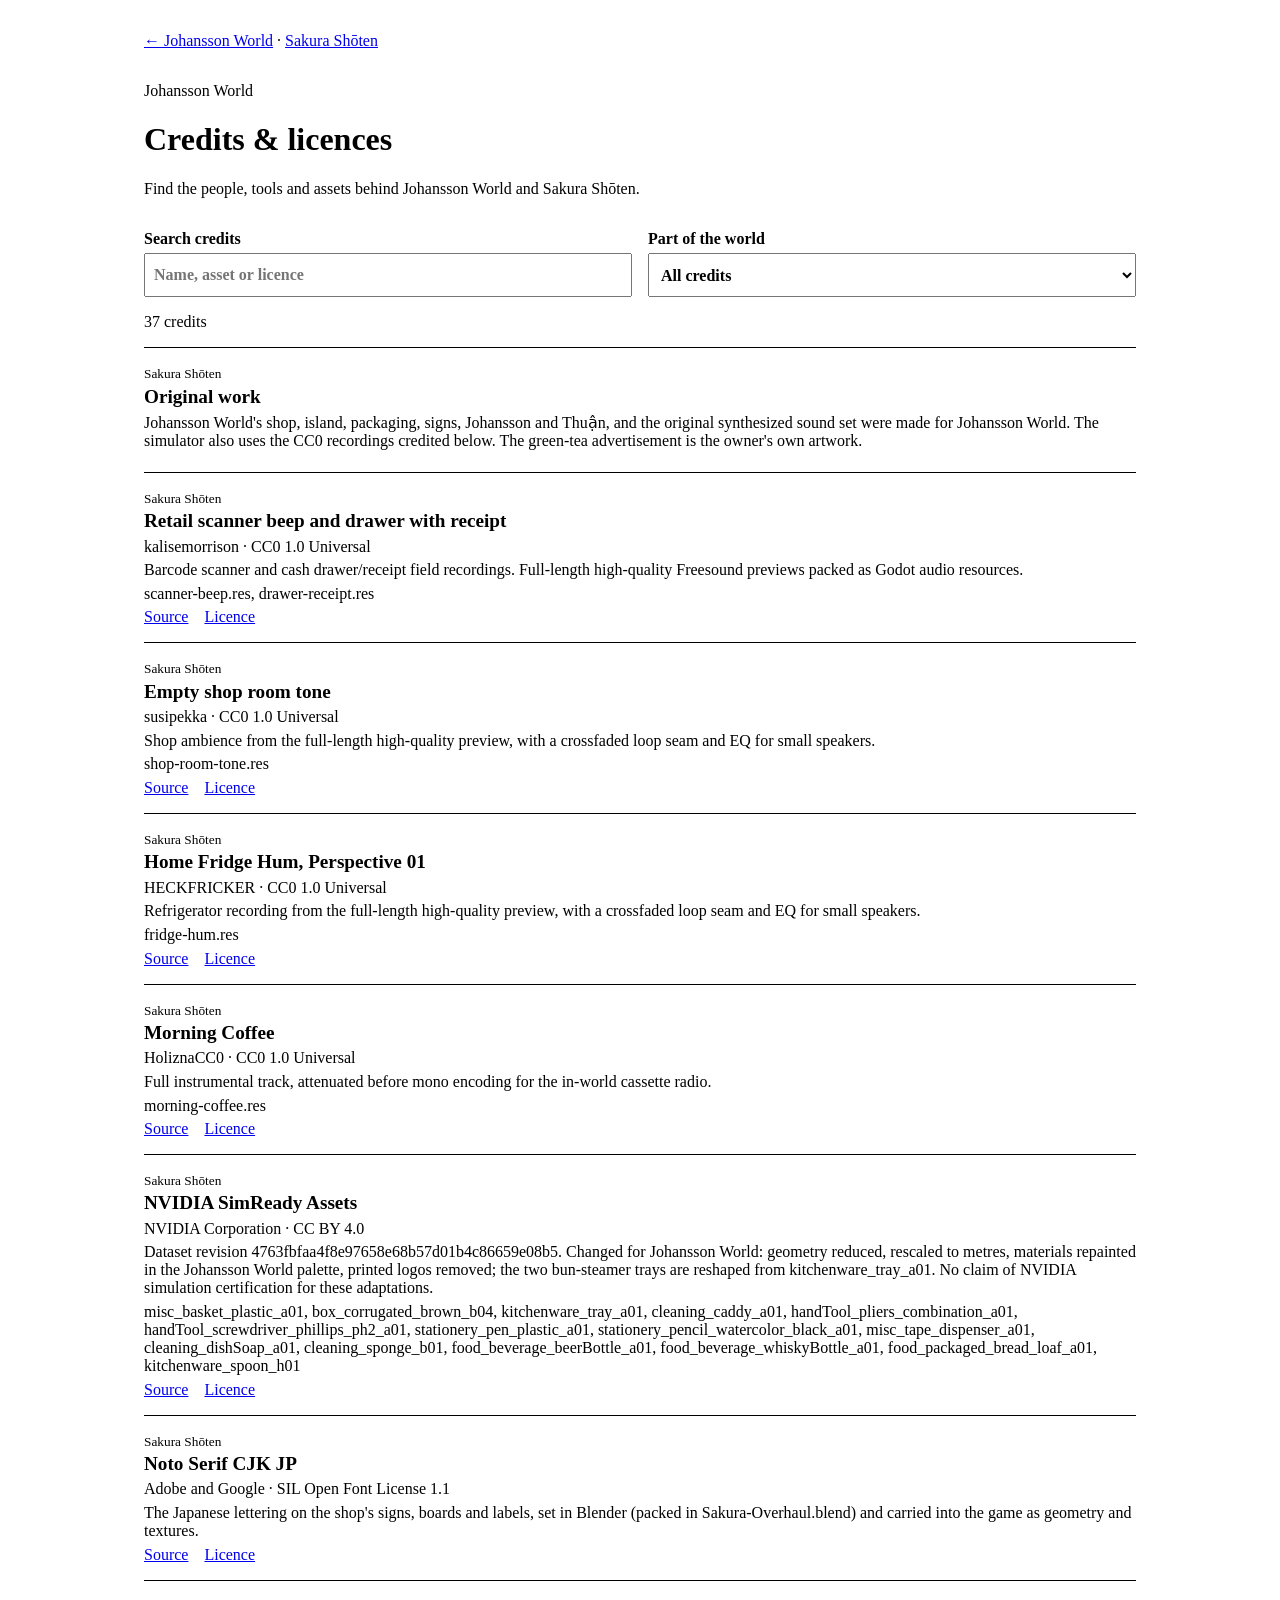
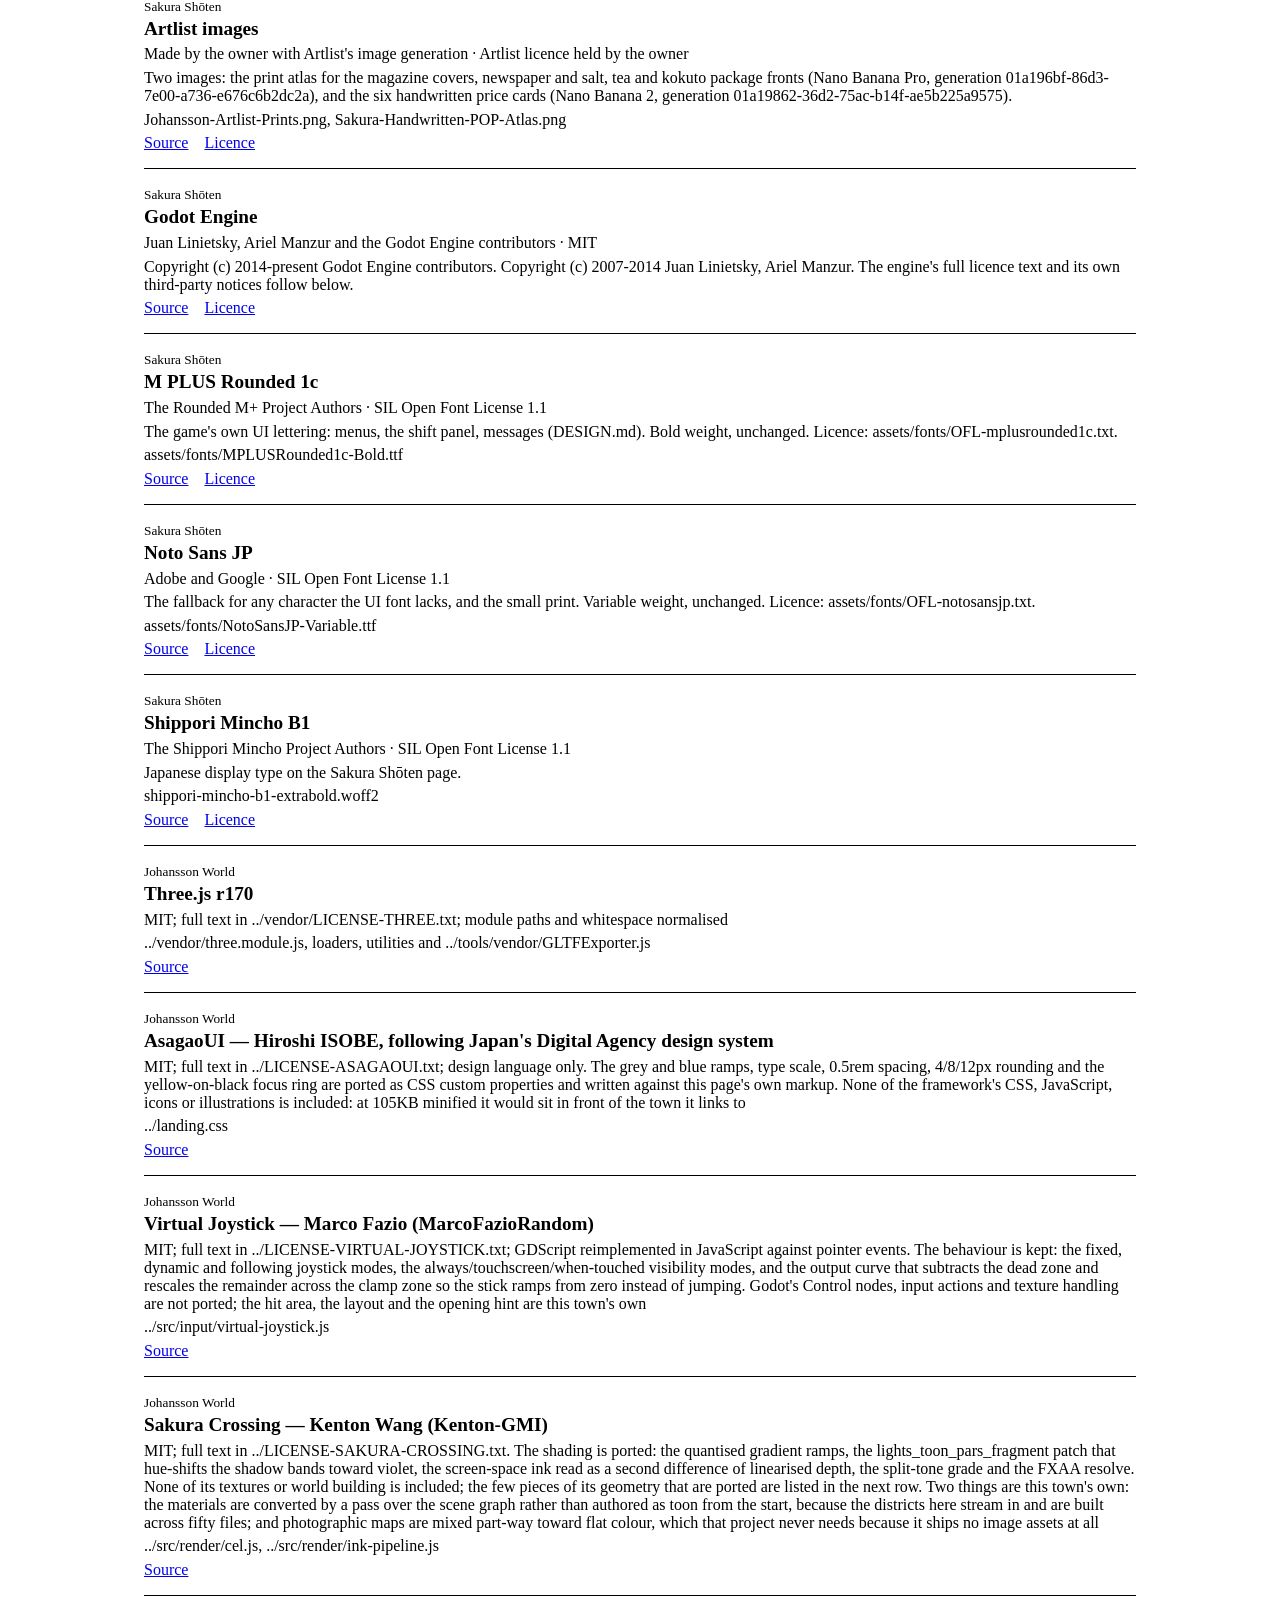
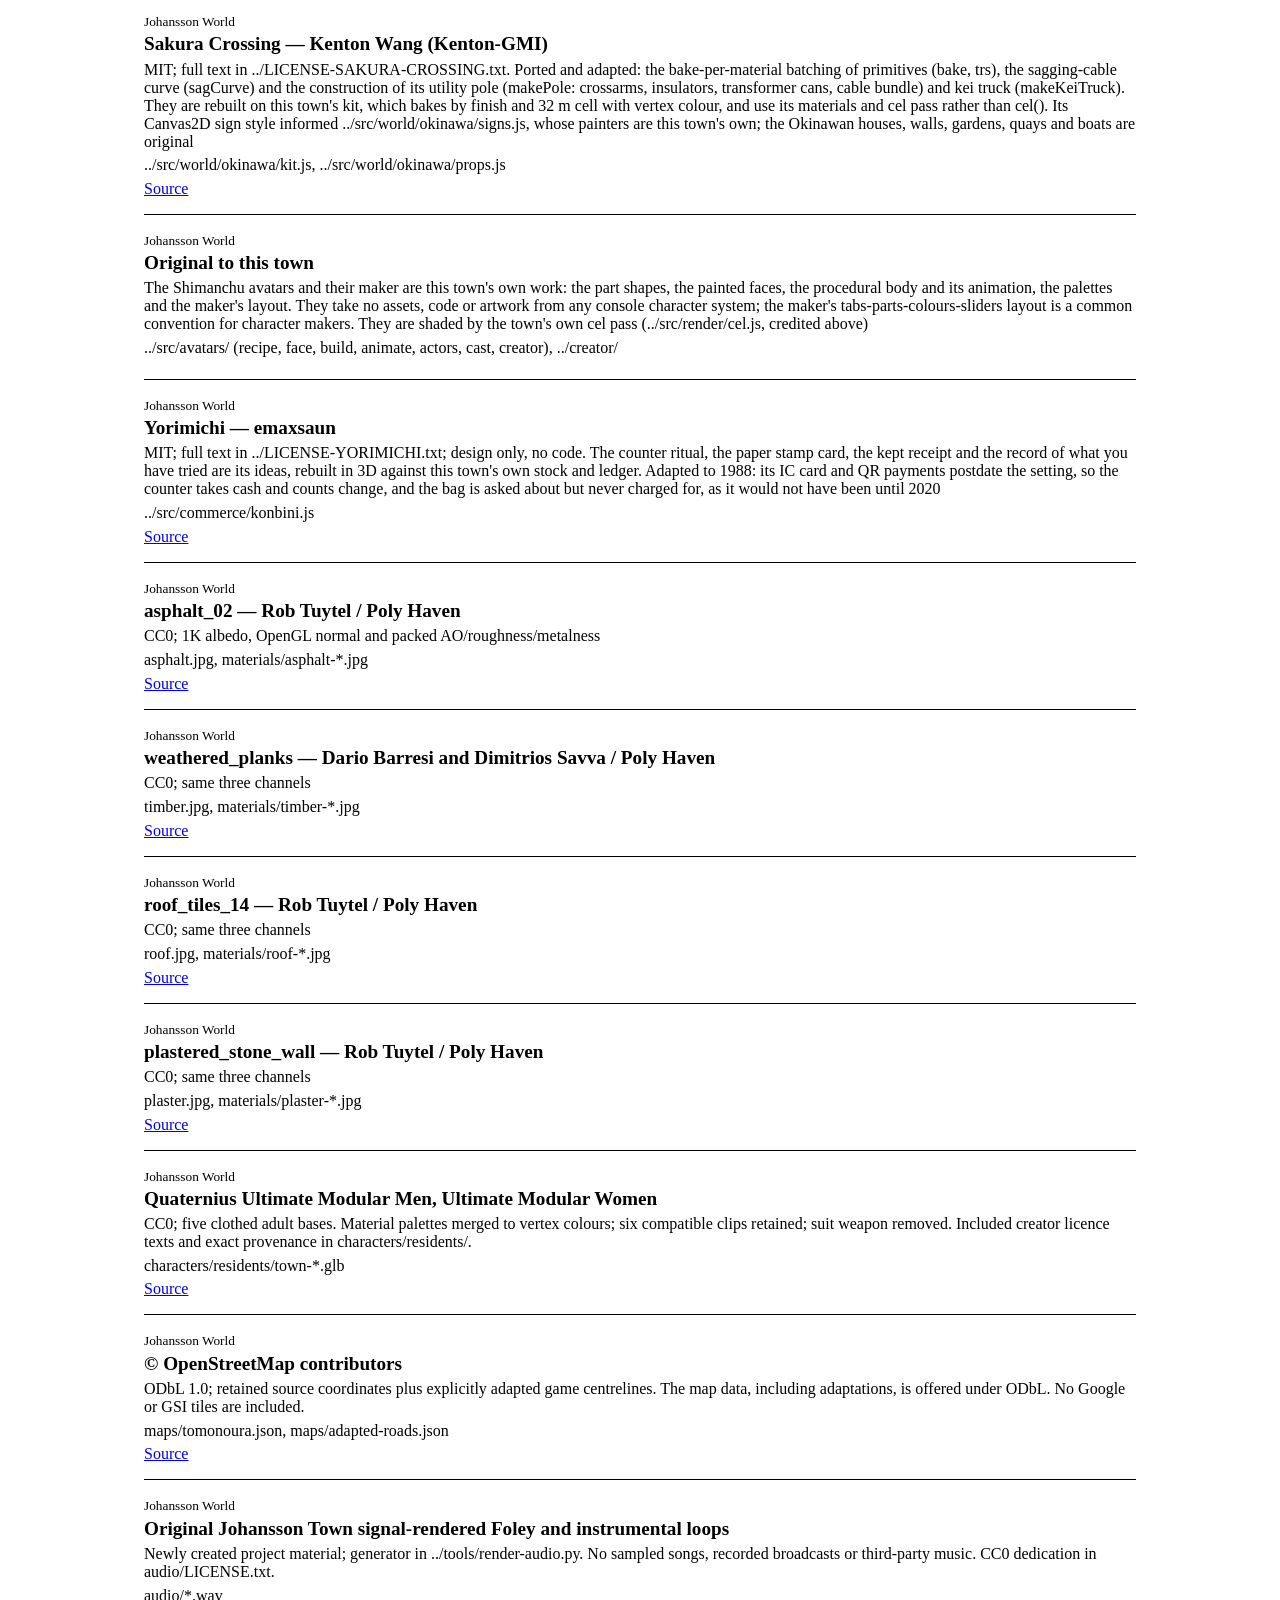
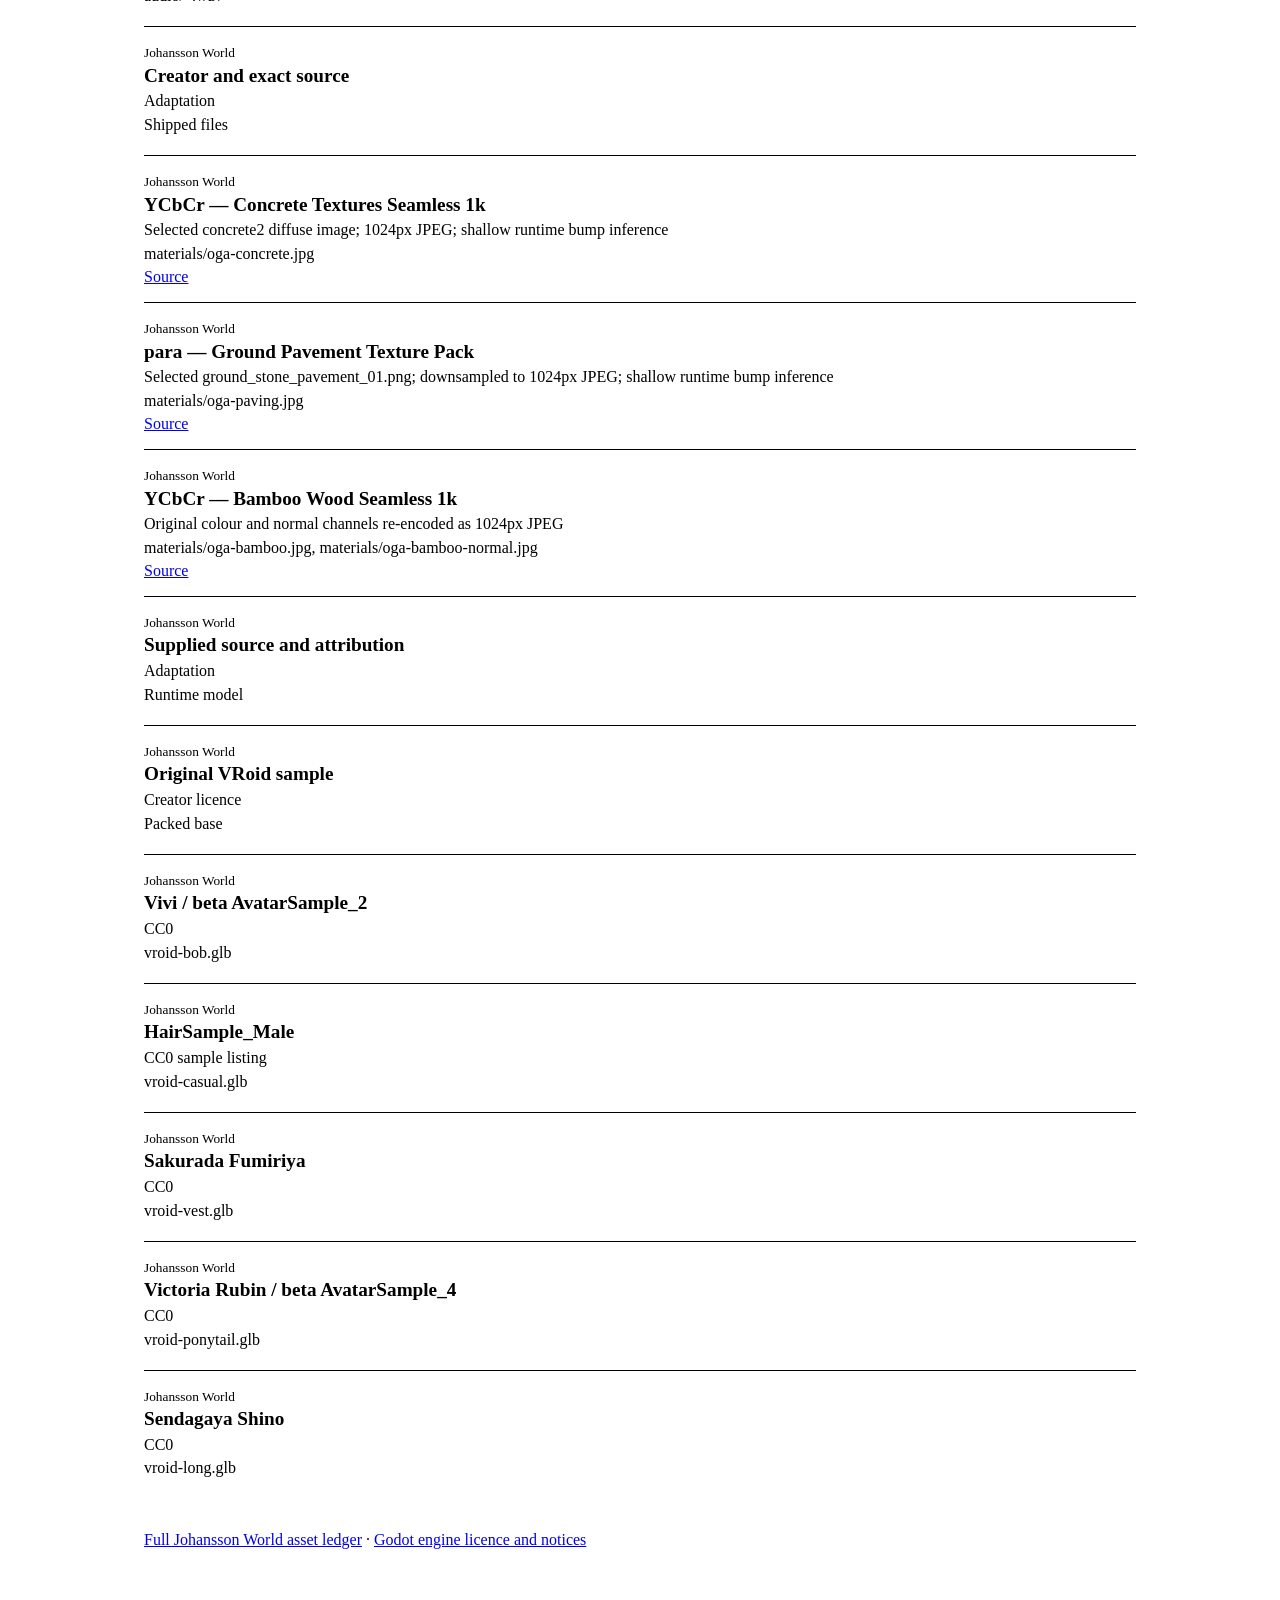
<file: site/credits/index.html>
<!doctype html>
<html lang="en">
<head>
  <meta charset="utf-8">
  <meta name="viewport" content="width=device-width, initial-scale=1">
  <title>Credits &amp; licences · Johansson World</title>
  <link rel="canonical" href="https://nj22az.github.io/johansson-world/credits/">
  <link rel="stylesheet" href="../style.css">
  <link rel="stylesheet" href="credits.css">
  <script defer src="credits.js"></script>
</head>
<body>
  <main class="credits-page">
    <nav aria-label="Johansson World"><a href="../">← Johansson World</a> · <a href="../sakura/">Sakura Shōten</a></nav>
    <header>
      <p class="eyebrow">Johansson World</p>
      <h1>Credits &amp; licences</h1>
      <p>Find the people, tools and assets behind Johansson World and Sakura Shōten.</p>
    </header>
    <div class="credits-filters">
      <label for="credit-search">Search credits
        <input type="search" id="credit-search" placeholder="Name, asset or licence">
      </label>
      <label for="credit-part">Part of the world
        <select id="credit-part">
          <option value="">All credits</option>
          <option value="world">Johansson World</option>
          <option value="sakura">Sakura Shōten</option>
        </select>
      </label>
    </div>
    <p id="credit-status" role="status">Loading credits…</p>
    <ul id="credit-results" class="credits-results"></ul>
    <p><a href="https://github.com/nj22az/nj22az.github.io/blob/main/johansson-town/assets/ATTRIBUTION.md">Full Johansson World asset ledger</a> · <a href="godot-4.5.1-notices.txt">Godot engine licence and notices</a></p>
    <noscript><p><a href="entries.json">Read the credits data</a>.</p></noscript>
  </main>
</body>
</html>
</file>
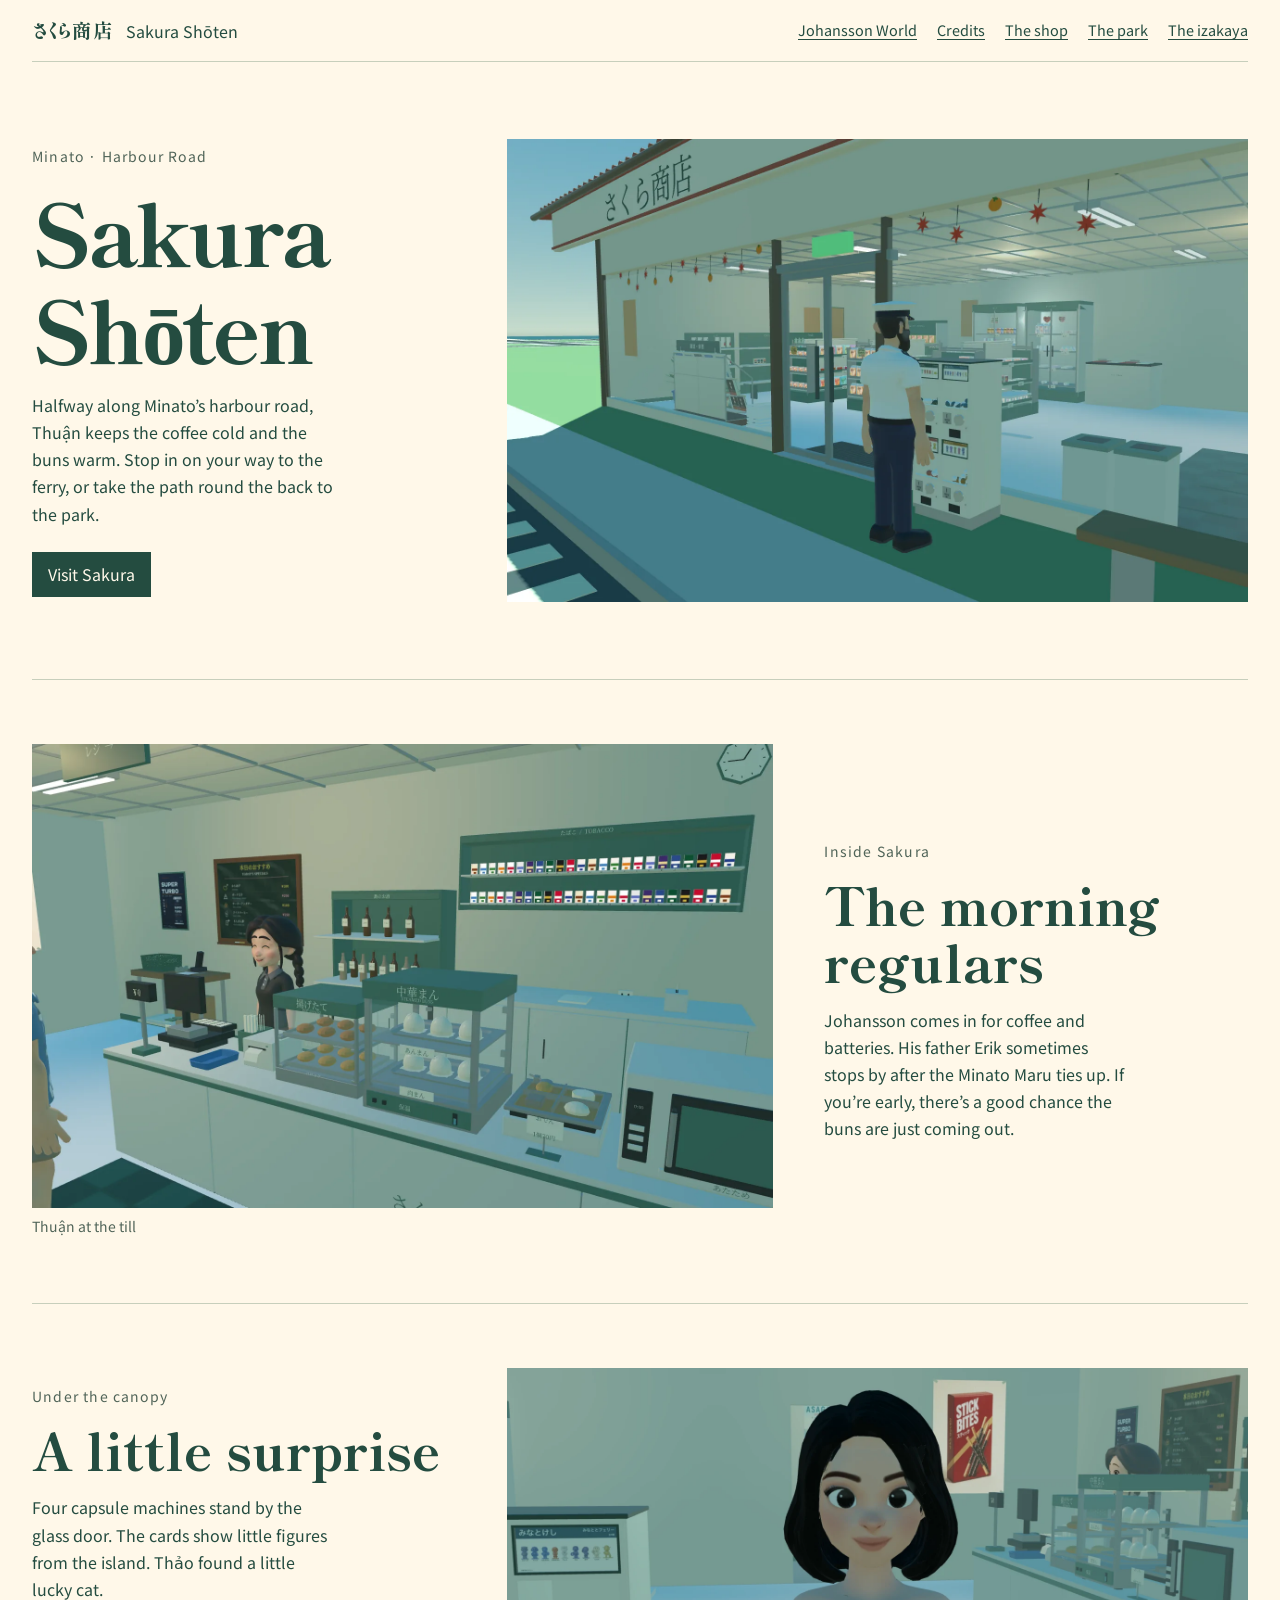
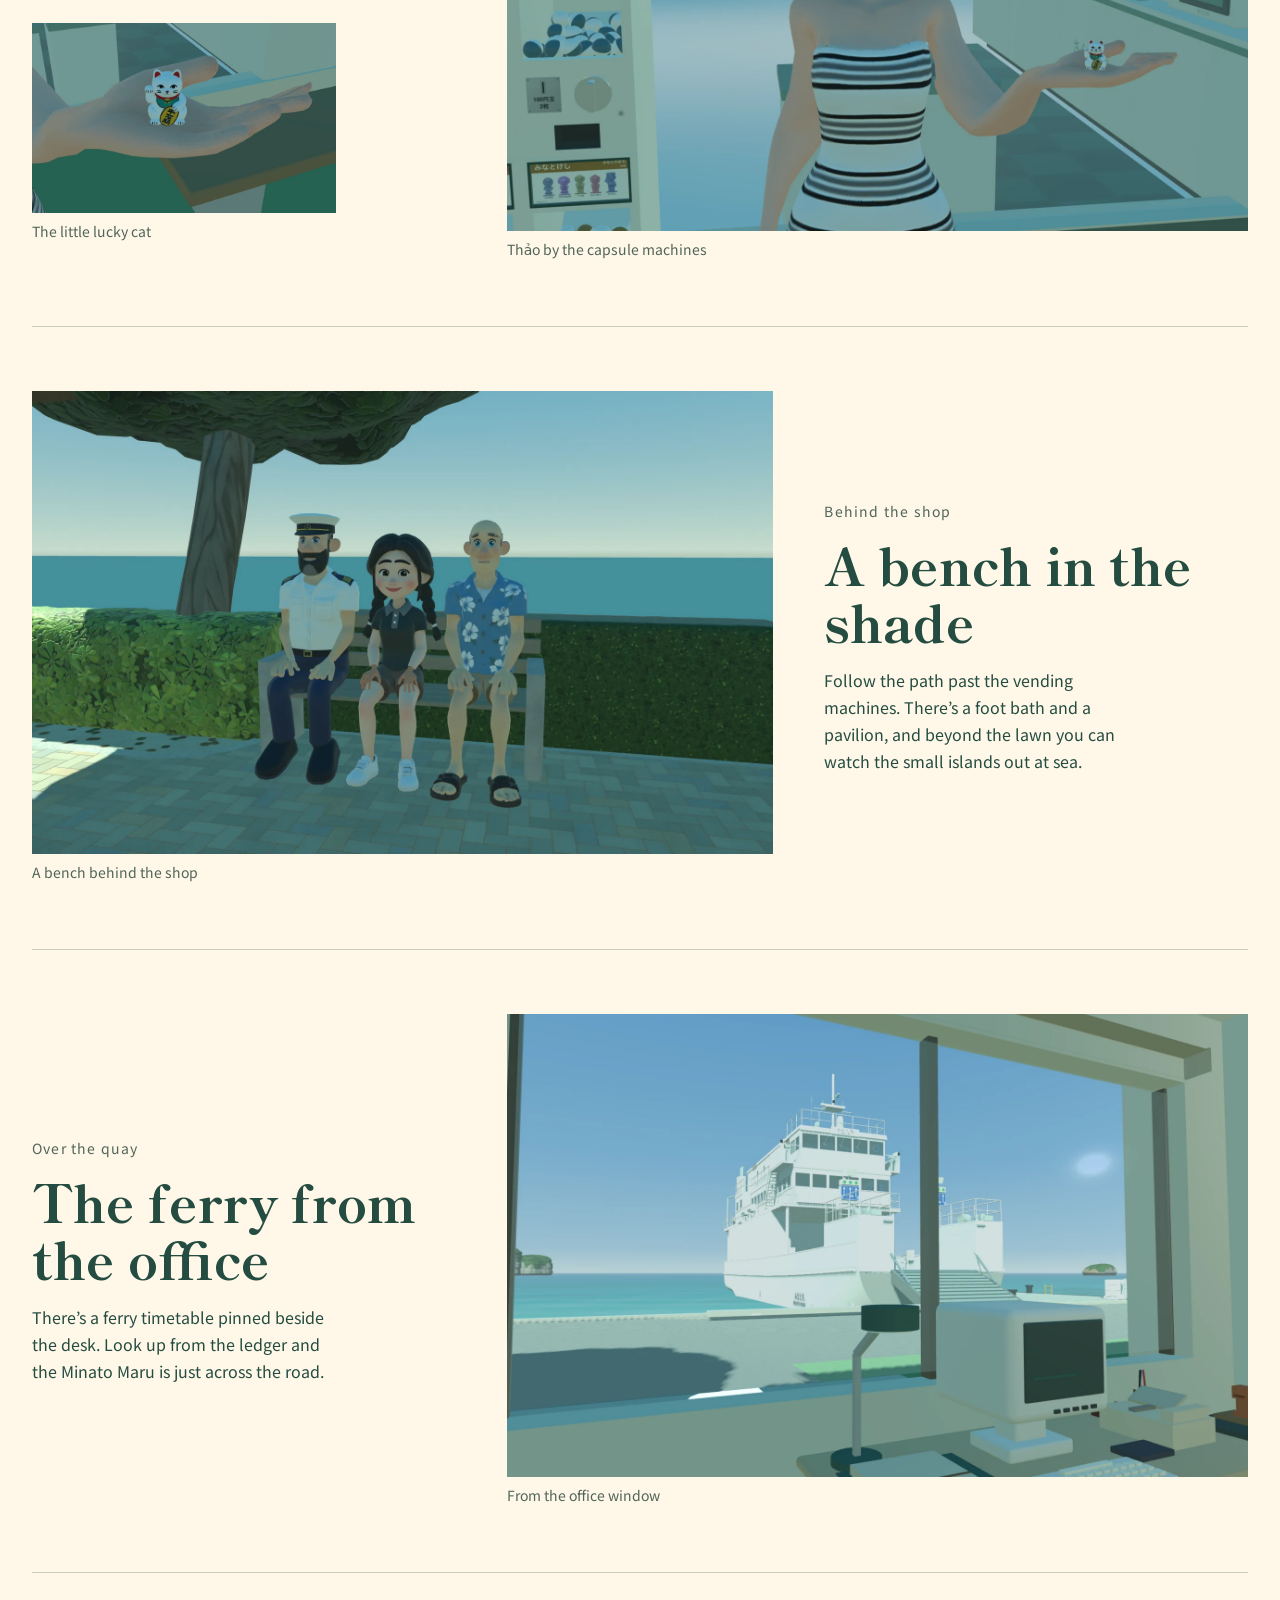
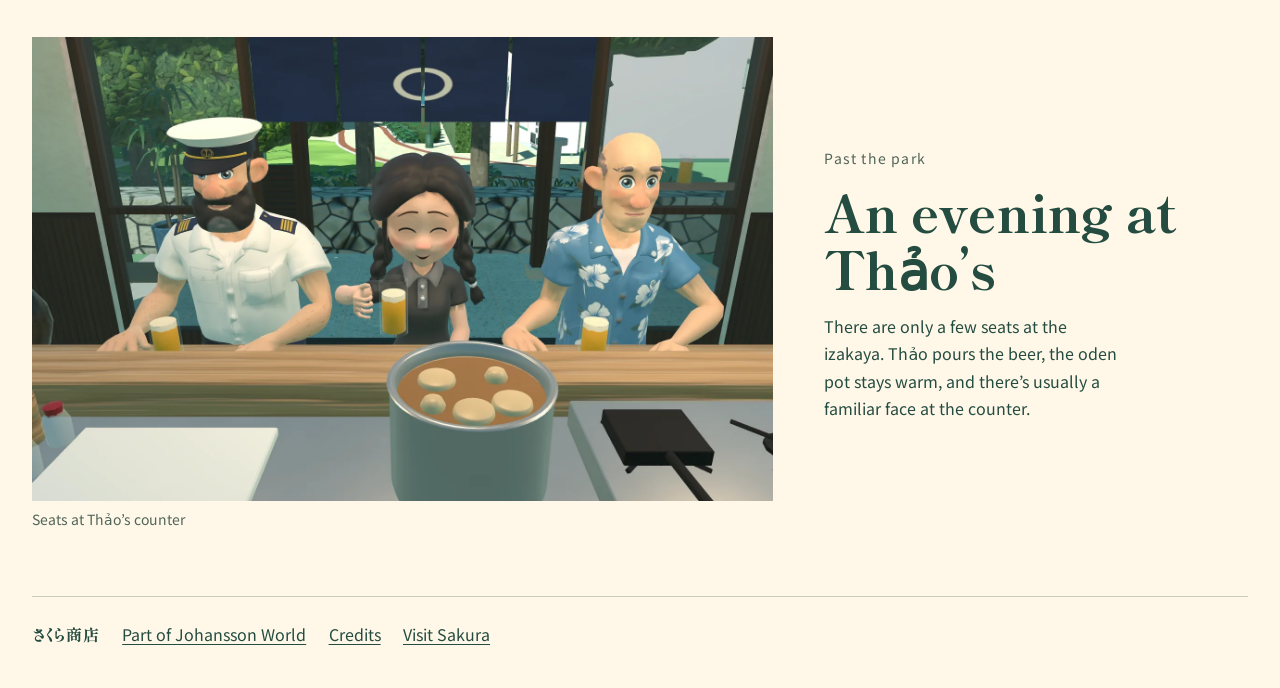
<file: site/sakura/index.html>
<!DOCTYPE html>
<html lang="en">
<head>
  <meta charset="utf-8">
  <meta name="viewport" content="width=device-width, initial-scale=1">
  <title>Sakura Shōten · Minato</title>
  <meta name="description" content="A neighbourhood shop on Minato’s harbour road, with a park behind it and a ferry outside the office window.">
  <meta property="og:title" content="Sakura Shōten">
  <meta property="og:description" content="A neighbourhood shop on Minato’s harbour road.">
  <meta property="og:type" content="website">
  <link rel="canonical" href="https://nj22az.github.io/johansson-world/sakura/">
  <meta property="og:url" content="https://nj22az.github.io/johansson-world/sakura/">
  <meta property="og:image" content="https://nj22az.github.io/johansson-world/sakura/images/card-1200x630.jpg">
  <meta name="theme-color" content="#244c40">
  <link rel="preload" href="fonts/shippori-mincho-b1-extrabold.woff2" as="font" type="font/woff2" crossorigin>
  <link rel="preload" href="fonts/noto-sans-jp.woff2" as="font" type="font/woff2" crossorigin>
  <link rel="stylesheet" href="site.css?v=20261106-place">
</head>
<body>
<header class="masthead">
  <a class="wordmark" href="#top"><span lang="ja">さくら商店</span><span>Sakura Shōten</span></a>
  <nav aria-label="Places around Sakura">
    <a href="/johansson-world/">Johansson World</a>
    <a href="/johansson-world/credits/?part=sakura">Credits</a>
    <a href="#shop">The shop</a>
    <a href="#park">The park</a>
    <a href="#izakaya">The izakaya</a>
  </nav>
</header>

<main id="top">
  <section class="hero" aria-labelledby="intro">
    <div class="hero-copy">
      <p class="eyebrow">Minato · Harbour Road</p>
      <h1 id="intro">Sakura Shōten</h1>
      <p>Halfway along Minato’s harbour road, Thuận keeps the coffee cold and the buns warm. Stop in on your way to the ferry, or take the path round the back to the park.</p>
      <a class="visit" href="/johansson-world/sakura/play/">Visit Sakura</a>
    </div>
    <figure class="hero-photo">
      <img src="images/erik-capsules-800.webp" srcset="images/erik-capsules-800.webp 800w, images/erik-capsules-1600.webp 1600w" sizes="(min-width: 780px) 68vw, 100vw" width="1600" height="1000" alt="Sakura Shōten seen from the harbour road, with its shop sign, glass entrance, and capsule machines under the canopy." fetchpriority="high">
    </figure>
  </section>

  <section class="feature" id="shop" aria-labelledby="shop-title">
    <figure>
      <img src="images/till-smile-800.webp" srcset="images/till-smile-800.webp 800w, images/till-smile-1600.webp 1600w" sizes="(min-width: 780px) 68vw, 100vw" width="1600" height="1000" alt="Thuận smiling between the hot snack case and the steamed-bun warmer." loading="lazy">
      <figcaption>Thuận at the till</figcaption>
    </figure>
    <div class="feature-copy">
      <p class="eyebrow">Inside Sakura</p>
      <h2 id="shop-title">The morning regulars</h2>
      <p>Johansson comes in for coffee and batteries. His father Erik sometimes stops by after the Minato Maru ties up. If you’re early, there’s a good chance the buns are just coming out.</p>
    </div>
  </section>

  <section class="feature reverse" id="capsules" aria-labelledby="capsules-title">
    <figure>
      <img src="images/thao-open-palm-800.webp" srcset="images/thao-open-palm-800.webp 800w, images/thao-open-palm-1600.webp 1600w" sizes="(min-width: 780px) 68vw, 100vw" width="1600" height="1000" alt="Thảo smiles by the capsule machines with a little lucky cat resting on her open palm." loading="lazy">
      <figcaption>Thảo by the capsule machines</figcaption>
    </figure>
    <div class="feature-copy">
      <p class="eyebrow">Under the canopy</p>
      <h2 id="capsules-title">A little surprise</h2>
      <p>Four capsule machines stand by the glass door. The cards show little figures from the island. Thảo found a little lucky cat.</p>
      <figure class="toy-detail">
        <img src="images/thao-lucky-cat-front-800.webp" width="800" height="500" loading="lazy" alt="The painted face and raised paw of the little lucky cat resting on Thảo’s palm.">
        <figcaption>The little lucky cat</figcaption>
      </figure>
    </div>
  </section>

  <section class="feature" id="park" aria-labelledby="park-title">
    <figure>
      <img src="images/park-bench-800.webp" srcset="images/park-bench-800.webp 800w, images/park-bench-1600.webp 1600w" sizes="(min-width: 780px) 68vw, 100vw" width="1600" height="1000" alt="Thuận, Johansson, and Erik on a bench in the park behind Sakura." loading="lazy">
      <figcaption>A bench behind the shop</figcaption>
    </figure>
    <div class="feature-copy">
      <p class="eyebrow">Behind the shop</p>
      <h2 id="park-title">A bench in the shade</h2>
      <p>Follow the path past the vending machines. There’s a foot bath and a pavilion, and beyond the lawn you can watch the small islands out at sea.</p>
    </div>
  </section>

  <section class="feature reverse" id="harbour" aria-labelledby="harbour-title">
    <figure>
      <img src="images/office-ferry-800.webp" srcset="images/office-ferry-800.webp 800w, images/office-ferry-1600.webp 1600w" sizes="(min-width: 780px) 68vw, 100vw" width="1600" height="1000" alt="A desk lamp and CRT beside the office window, with the Minato Maru across the quay." loading="lazy">
      <figcaption>From the office window</figcaption>
    </figure>
    <div class="feature-copy">
      <p class="eyebrow">Over the quay</p>
      <h2 id="harbour-title">The ferry from the office</h2>
      <p>There’s a ferry timetable pinned beside the desk. Look up from the ledger and the Minato Maru is just across the road.</p>
    </div>
  </section>

  <section class="feature" id="izakaya" aria-labelledby="izakaya-title">
    <figure>
      <img src="images/izakaya-three-800.webp" srcset="images/izakaya-three-800.webp 800w, images/izakaya-three-1600.webp 1600w" sizes="(min-width: 780px) 68vw, 100vw" width="1600" height="1000" alt="Erik, Thuận, and Johansson at the izakaya counter." loading="lazy">
      <figcaption>Seats at Thảo’s counter</figcaption>
    </figure>
    <div class="feature-copy">
      <p class="eyebrow">Past the park</p>
      <h2 id="izakaya-title">An evening at Thảo’s</h2>
      <p>There are only a few seats at the izakaya. Thảo pours the beer, the oden pot stays warm, and there’s usually a familiar face at the counter.</p>
    </div>
  </section>
</main>
<footer><span lang="ja">さくら商店</span><a href="/johansson-world/">Part of Johansson World</a><a href="/johansson-world/credits/?part=sakura">Credits</a><a href="/johansson-world/sakura/play/">Visit Sakura</a></footer>
</body>
</html>
</file>
<file: site/style.css>
html { scroll-padding-top: 110px; }
@media (max-width: 700px) { html { scroll-padding-top: 145px; } }

/* The island guide shares the Office shell and uses its own paper and ink. */
.world-welcome {
  --world-ink: #173d38;
  --world-paper: #fbf3df;
  --world-green: #20594c;
  --world-rule: #a8b0a0;
  color: var(--world-ink);
  background: var(--world-paper);
  border-radius: 22px;
  padding: clamp(20px, 4vw, 64px);
  margin: 24px 0 36px;
}
.world-pages main .world-welcome :is(h1, h2, h3) {
  color: inherit;
  font-family: Georgia, "Yu Mincho", "Hiragino Mincho ProN", serif;
}
.world-welcome p { color: inherit; max-width: 55ch; }
.world-welcome a { color: var(--world-green); text-underline-offset: .22em; }
.world-topline, .world-topline nav, .world-links {
  display: flex; flex-wrap: wrap; align-items: center; gap: .7rem 1.4rem;
}
.world-topline { justify-content: space-between; padding-bottom: 16px; border-bottom: 1px solid var(--world-rule); font-size: .9rem; }
.world-topline > span, .world-kicker { font-weight: 700; letter-spacing: .08em; }
.world-more { position: relative; }
.world-more summary { cursor: pointer; font-weight: 600; }
.world-more > div { position: absolute; z-index: 3; right: 0; display: grid; gap: .65rem; min-width: 145px; padding: 14px; background: var(--world-paper); border: 1px solid var(--world-rule); border-radius: 8px; }
.world-intro { display: grid; grid-template-columns: .85fr 1.15fr; gap: clamp(26px, 5vw, 76px); align-items: center; padding: clamp(35px, 6vw, 68px) 0; }
.world-pages main .world-intro h1 { font-size: clamp(3rem, 7vw, 6.05rem); line-height: 1; letter-spacing: -.065em; margin: .14em 0 .28em; }
.world-intro h1 span { display: inline-block; font-size: .42em; font-weight: 400; letter-spacing: .04em; }
.world-intro-copy > p:not(.world-kicker) { font-size: clamp(1.04rem, 1.8vw, 1.35rem); line-height: 1.6; margin-bottom: 1.6rem; }
.world-postcard { position: relative; margin: 0; }
.world-landscape, .world-sakura > img, .world-landmarks img { display: block; width: 100%; aspect-ratio: 8/5; height: auto; object-fit: cover; border-radius: 12px; }
.world-pages main .world-postcard img.world-guide { position: absolute; width: 31%; height: auto; aspect-ratio: auto; object-fit: contain; border-radius: 0; background: transparent; box-shadow: none; right: -3%; bottom: 6%; filter: drop-shadow(0 4px 8px #173d3860); }
.world-postcard figcaption { color: var(--world-ink); margin-top: .55rem; font-size: .82rem; }
.world-pages main .world-welcome a.world-button { background: var(--world-green); color: #fffaf0; padding: .75rem 1rem; border-radius: 7px; text-decoration: none; font-weight: 700; }
.world-welcome .world-button:hover { background: #173d38; }
.world-welcome :is(a, summary):focus-visible { outline: 2px solid #b25132; outline-offset: 4px; }
.world-pages main .world-welcome h2 { font-size: clamp(2rem, 4.5vw, 3.6rem); line-height: 1.09; margin: .25em 0 .6em; }
.world-kicker { text-transform: uppercase; font-size: .75rem; margin-bottom: .5em; }
.world-places, .world-neighbours { border-top: 1px solid var(--world-rule); padding: clamp(26px, 5vw, 65px) 0; }
.world-sakura { display: grid; grid-template-columns: 1.15fr .85fr; gap: clamp(20px, 4vw, 52px); align-items: center; }
.world-sakura h3 { font-size: clamp(1.65rem, 3.1vw, 2.6rem); line-height: 1.1; margin: 0 0 .6em; }
.world-sakura h3 span { display: block; margin-top: .55em; font-size: .5em; letter-spacing: .08em; }
.world-sakura .world-links { margin-top: 1.25rem; }
.world-landmarks, .world-cast, .world-extras { display: grid; grid-template-columns: repeat(3, minmax(0, 1fr)); gap: clamp(12px, 2.5vw, 26px); margin-top: 26px; }
.world-landmarks a { text-decoration: none; font-weight: 700; }
.world-landmarks a span { display: flex; justify-content: space-between; gap: .4em; margin-top: .6em; }
.world-landmarks a:hover span { text-decoration: underline; }
.world-cast article > div { background: #e0eadb; border-radius: 12px; }
.world-cast article:nth-child(2) > div { background: #f1dfcc; }
.world-cast article:nth-child(3) > div { background: #deecef; }
.world-cast img { display: block; width: 100%; height: clamp(135px, 22vw, 245px); object-fit: contain; }
.world-cast h3 { font-size: 1.55rem; margin: .6em 0 .2em; }
.world-extras { grid-template-columns: repeat(2, minmax(0, 1fr)); margin-top: 0; }
.world-extras article { border-top: 1px solid var(--world-rule); padding-top: 18px; }
.world-pages main .world-extras h2 { font-size: 1.6rem; }
.world-archive > summary { cursor: pointer; padding: 14px 0; font-weight: 700; }
@media (max-width: 740px) {
  .world-intro, .world-sakura { grid-template-columns: 1fr; }
  .world-intro { gap: 22px; }
  .world-topline { align-items: flex-start; flex-direction: column; }
}
@media (max-width: 460px) {
  .world-welcome { border-radius: 14px; padding: 16px; }
  .world-landmarks, .world-cast, .world-extras { grid-template-columns: 1fr; }
  .world-cast article { display: grid; grid-template-columns: 92px 1fr; gap: 0 12px; }
  .world-cast article > div { grid-row: span 2; }
  .world-cast img { height: 100px; }
  .world-cast h3 { margin-top: 0; }
}
</file>
<file: site/credits/credits.css>
.credits-page { width: min(100% - 2rem, 62rem); margin: 2rem auto 4rem; }
.credits-page header { margin: 2rem 0; }
.credits-filters { display: flex; flex-wrap: wrap; gap: 1rem; }
.credits-filters label { display: grid; flex: 1 1 14rem; gap: .35rem; font-weight: 700; }
.credits-filters :is(input, select) { min-height: 2.75rem; width: 100%; padding: .5rem; font: inherit; }
.credits-results { list-style: none; margin: 1rem 0 2rem; padding: 0; }
.credits-results li { border-top: 1px solid currentColor; padding: 1rem 0; overflow-wrap: anywhere; }
.credits-results h2 { font-size: 1.2rem; margin: .2rem 0; }
.credits-results p { margin: .35rem 0; }
.credits-results a + a { margin-inline-start: 1rem; }
</file>
<file: site/sakura/site.css>
/* Sakura Shōten, the game's website. Colours and type follow ../DESIGN.md: harbour green on cream paper,
   Shippori Mincho B1 for the shop's painted voice (the fascia, headings), Noto Sans JP for reading. Both OFL,
   self-hosted and subset to this page by subset_fonts.py. */

@font-face {
  font-family: "Shippori Mincho B1";
  src: url("fonts/shippori-mincho-b1-extrabold.woff2") format("woff2");
  font-weight: 800;
  font-display: swap;
}
@font-face {
  font-family: "Noto Sans JP";
  src: url("fonts/noto-sans-jp.woff2") format("woff2-variations"), url("fonts/noto-sans-jp.woff2") format("woff2");
  font-weight: 100 900;
  font-display: swap;
}

:root {
  color-scheme: light;
  --paper: #fff8e9;
  --ink: #244c40;
  --muted: #506458;
  --line: #c7cfbc;
  --heading: "Shippori Mincho B1", Georgia, serif;
  color: var(--ink);
  background: var(--paper);
  font-family: "Noto Sans JP", system-ui, sans-serif;
  font-size: 16px;
  line-height: 1.7;
}
* { box-sizing: border-box; }
body { margin: 0; }
a { color: inherit; text-underline-offset: .2em; }
a:focus-visible { outline: 2px solid currentColor; outline-offset: 5px; }
.masthead, main, footer { width: min(100% - 2rem, 76rem); margin-inline: auto; }
.masthead {
  display: flex;
  align-items: center;
  justify-content: space-between;
  flex-wrap: wrap;
  gap: .5rem 2rem;
  padding-block: .9rem;
  border-bottom: 1px solid var(--line);
}
.wordmark { display: flex; flex-wrap: wrap; align-items: baseline; gap: .2rem .8rem; text-decoration: none; }
[lang="ja"] { font-family: var(--heading); font-feature-settings: "palt", "kern"; letter-spacing: .06em; line-break: strict; }
.wordmark [lang="ja"] { font-size: 1.2rem; }
.masthead nav { display: flex; flex-wrap: wrap; gap: .25rem 1.25rem; font-size: .9rem; }
.hero, .feature { display: grid; align-items: center; gap: clamp(1.25rem, 4vw, 4rem); }
.hero { padding-block: clamp(2rem, 6vw, 6rem); }
h1, h2 { margin: 0; font-family: var(--heading); line-height: 1.12; }
h1 { font-size: clamp(2.9rem, 6.8vw, 6.25rem); letter-spacing: -.035em; }
h2 { font-size: clamp(2rem, 4vw, 3.4rem); }
.eyebrow { margin: 0 0 .75rem; font-size: .875rem; color: var(--muted); letter-spacing: .085em; }
.hero-copy > p:not(.eyebrow), .feature-copy > p:not(.eyebrow) { max-width: 34ch; margin: 1rem 0 0; }
.visit { display: inline-block; margin-top: 1.5rem; padding: .55rem 1rem; color: var(--paper); background: var(--ink); text-decoration: none; }
figure { min-width: 0; margin: 0; }
figure img { display: block; width: 100%; height: auto; background: #dce0d1; }
figcaption { color: var(--muted); font-size: .875rem; margin-top: .45rem; }
.feature { padding-block: clamp(1.8rem, 5vw, 4.5rem); border-top: 1px solid var(--line); }
.feature-copy { grid-row: 1; }
footer { display: flex; gap: .65rem 1.4rem; flex-wrap: wrap; padding-block: 1.5rem 2.5rem; border-top: 1px solid var(--line); }
@media (min-width: 780px) {
  .hero { grid-template-columns: minmax(0, 4fr) minmax(0, 7fr); }
  .feature { grid-template-columns: minmax(0, 7fr) minmax(0, 4fr); }
  .feature-copy { grid-row: auto; }
  .reverse { grid-template-columns: minmax(0, 4fr) minmax(0, 7fr); }
  .reverse figure { grid-column: 2; grid-row: 1; }
  .reverse .feature-copy { grid-column: 1; grid-row: 1; }
}
.toy-detail { max-width: 19rem; margin-top: 1.25rem; }
</file>
